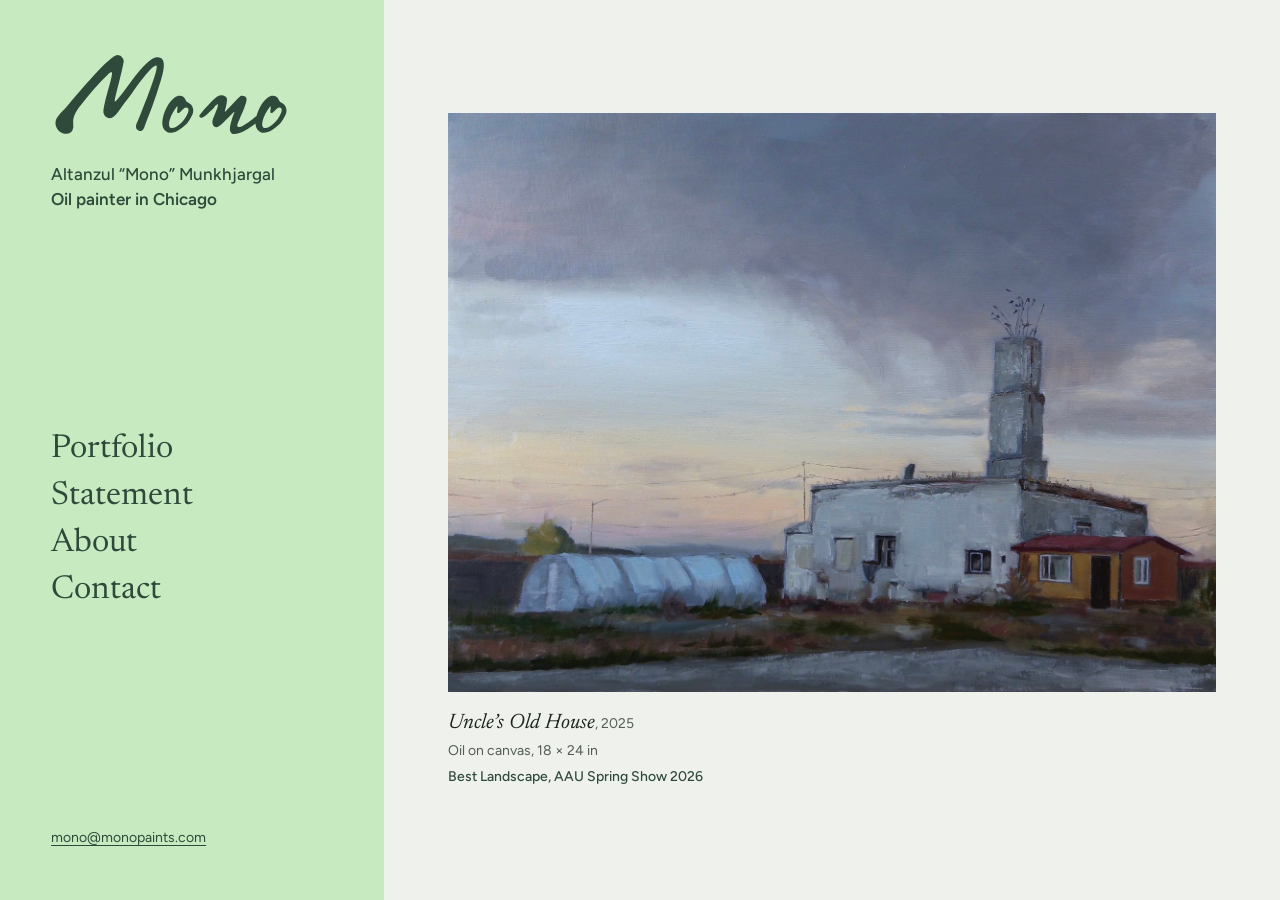
<file: index.html>
<!doctype html>
<html lang="en">
<head>
  <meta charset="utf-8">
  <meta name="viewport" content="width=device-width, initial-scale=1">
  <title>Mono Munkhjargal | Oil painter in Chicago</title>
  <meta name="description" content="Altanzul “Mono” Munkhjargal paints buildings in the middle of change: abandoned houses reclaimed by nature in Mongolia and small moments of light in Chicago.">
  <link rel="canonical" href="https://monopaints.com/">
  <meta property="og:type" content="website">
  <meta property="og:title" content="Mono Munkhjargal | Oil painter">
  <meta property="og:description" content="Paintings of buildings in the middle of change, in Mongolia and Chicago.">
  <meta property="og:url" content="https://monopaints.com/">
  <meta property="og:image" content="https://monopaints.com/assets/share.jpg">
  <meta name="twitter:card" content="summary_large_image">
  <link rel="icon" href="/assets/favicon.svg" type="image/svg+xml">
  <link rel="apple-touch-icon" href="/assets/apple-touch-icon.png">
  <link rel="preconnect" href="https://fonts.googleapis.com">
  <link rel="preconnect" href="https://fonts.gstatic.com" crossorigin>
  <link rel="stylesheet" href="https://fonts.googleapis.com/css2?family=Figtree:wght@400;500;600&family=Newsreader:ital,opsz,wght@0,6..72,400;1,6..72,400&display=swap">
  <link rel="stylesheet" href="/assets/site.css">
</head>
<body>
  <a class="skip-link" href="#main">Skip to content</a>
  <div class="home">
    <header class="home-panel">
      <div>
        <h1>
          <span class="wordmark" aria-hidden="true"></span>
          <span class="home-name">Altanzul “Mono” Munkhjargal</span>
        </h1>
        <p class="home-role">Oil painter in Chicago</p>
      </div>
      <nav class="home-nav" aria-label="Main">
        <ul>
          <li><a href="/portfolio/">Portfolio</a></li>
          <li><a href="/statement/">Statement</a></li>
          <li><a href="/about/">About</a></li>
          <li><a href="/contact/">Contact</a></li>
        </ul>
      </nav>
      <p class="home-contact"><a href="mailto:mono@monopaints.com">mono@monopaints.com</a></p>
    </header>

    <main class="home-work" id="main">
      <figure>
        <a href="/portfolio/">
          <img src="/assets/works/uncles-old-house-1600.jpg"
               srcset="/assets/works/uncles-old-house-800.jpg 800w, /assets/works/uncles-old-house-1600.jpg 1600w"
               sizes="(max-width: 52rem) 100vw, 70vw"
               width="1600" height="1207" fetchpriority="high"
               alt="Uncle’s Old House: a weathered white building with a tall tower and a greenhouse beside it, under a dark storm sky.">
        </a>
        <figcaption class="caption">
          <span class="title">Uncle’s Old House</span>, 2025<br>
          Oil on canvas, 18 × 24 in
          <span class="note">Best Landscape, AAU Spring Show 2026</span>
        </figcaption>
      </figure>
    </main>
  </div>
</body>
</html>
</file>
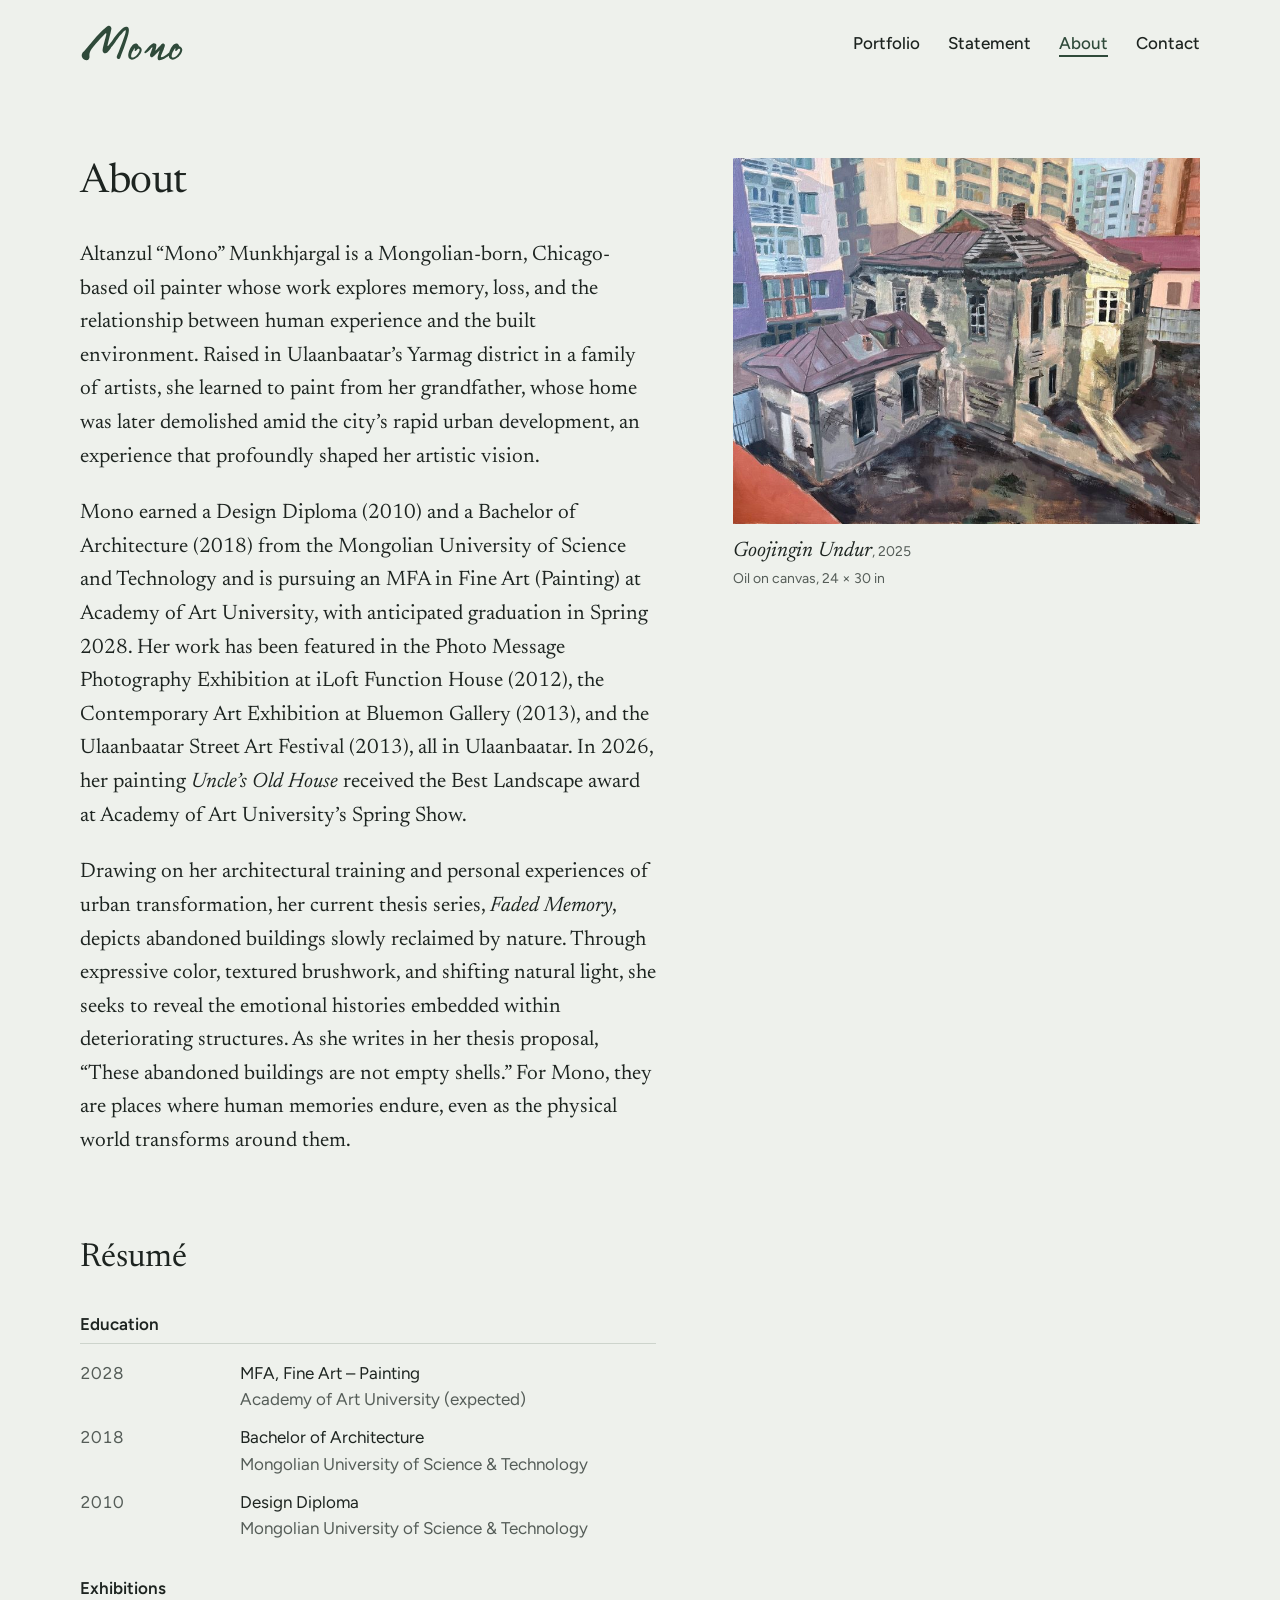
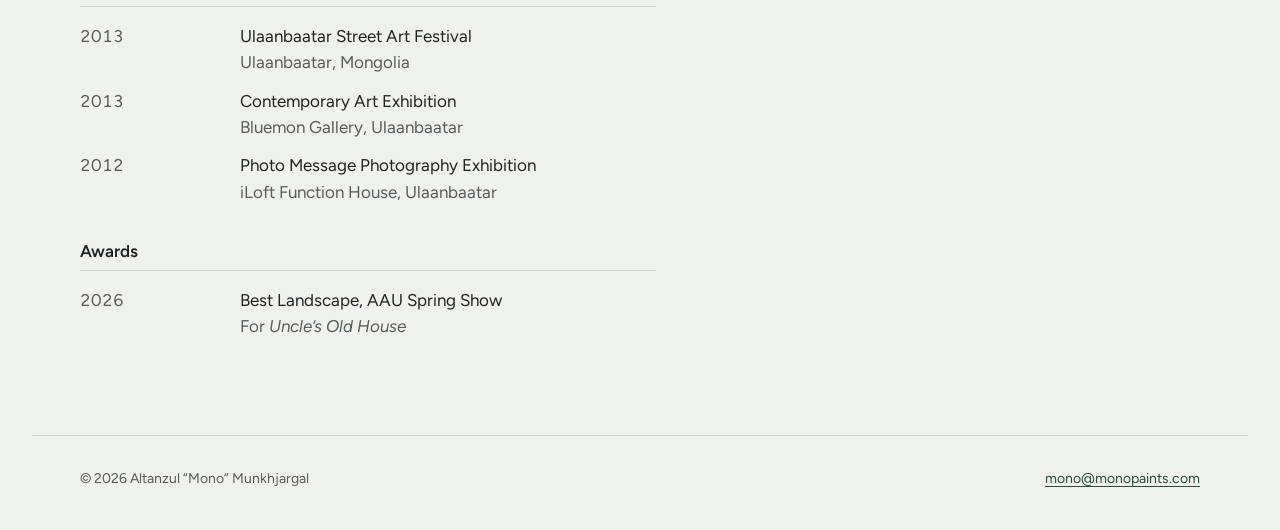
<file: about/index.html>
<!doctype html>
<html lang="en">
<head>
  <meta charset="utf-8">
  <meta name="viewport" content="width=device-width, initial-scale=1">
  <title>About | Mono Munkhjargal</title>
  <meta name="description" content="Bio and résumé of Altanzul “Mono” Munkhjargal, an oil painter from Ulaanbaatar, Mongolia, based in Chicago.">
  <link rel="canonical" href="https://monopaints.com/about/">
  <meta property="og:type" content="website">
  <meta property="og:title" content="About | Mono Munkhjargal">
  <meta property="og:url" content="https://monopaints.com/about/">
  <meta property="og:image" content="https://monopaints.com/assets/share.jpg">
  <link rel="icon" href="/assets/favicon.svg" type="image/svg+xml">
  <link rel="apple-touch-icon" href="/assets/apple-touch-icon.png">
  <link rel="preconnect" href="https://fonts.googleapis.com">
  <link rel="preconnect" href="https://fonts.gstatic.com" crossorigin>
  <link rel="stylesheet" href="https://fonts.googleapis.com/css2?family=Figtree:wght@400;500;600&family=Newsreader:ital,opsz,wght@0,6..72,400;1,6..72,400&display=swap">
  <link rel="stylesheet" href="/assets/site.css">
</head>
<body>
  <a class="skip-link" href="#main">Skip to content</a>
  <header class="site-header">
    <a class="home-link" href="/"><span class="wordmark" aria-hidden="true"></span><span class="visually-hidden">Mono Munkhjargal, home</span></a>
    <nav class="site-nav" aria-label="Main">
      <ul>
        <li><a href="/portfolio/">Portfolio</a></li>
        <li><a href="/statement/">Statement</a></li>
        <li><a href="/about/" aria-current="page">About</a></li>
        <li><a href="/contact/">Contact</a></li>
      </ul>
    </nav>
  </header>

  <main class="page" id="main">
    <div class="text-and-image">
      <div>
        <h1 class="page-title">About</h1>
        <div class="prose">
          <p>Altanzul “Mono” Munkhjargal is a Mongolian-born, Chicago-based oil painter whose work explores memory, loss, and the relationship between human experience and the built environment. Raised in Ulaanbaatar’s Yarmag district in a family of artists, she learned to paint from her grandfather, whose home was later demolished amid the city’s rapid urban development, an experience that profoundly shaped her artistic vision.</p>
          <p>Mono earned a Design Diploma (2010) and a Bachelor of Architecture (2018) from the Mongolian University of Science and Technology and is pursuing an MFA in Fine Art (Painting) at Academy of Art University, with anticipated graduation in Spring 2028. Her work has been featured in the Photo Message Photography Exhibition at iLoft Function House (2012), the Contemporary Art Exhibition at Bluemon Gallery (2013), and the Ulaanbaatar Street Art Festival (2013), all in Ulaanbaatar. In 2026, her painting <i>Uncle’s Old House</i> received the Best Landscape award at Academy of Art University’s Spring Show.</p>
          <p>Drawing on her architectural training and personal experiences of urban transformation, her current thesis series, <i>Faded Memory</i>, depicts abandoned buildings slowly reclaimed by nature. Through expressive color, textured brushwork, and shifting natural light, she seeks to reveal the emotional histories embedded within deteriorating structures. As she writes in her thesis proposal, “These abandoned buildings are not empty shells.” For Mono, they are places where human memories endure, even as the physical world transforms around them.</p>
        </div>

        <section class="resume" aria-labelledby="resume">
          <h2 id="resume">Résumé</h2>

          <h3>Education</h3>
          <dl>
            <dt>2028</dt>
            <dd>MFA, Fine Art – Painting<span>Academy of Art University (expected)</span></dd>
            <dt>2018</dt>
            <dd>Bachelor of Architecture<span>Mongolian University of Science &amp; Technology</span></dd>
            <dt>2010</dt>
            <dd>Design Diploma<span>Mongolian University of Science &amp; Technology</span></dd>
          </dl>

          <h3>Exhibitions</h3>
          <dl>
            <dt>2013</dt>
            <dd>Ulaanbaatar Street Art Festival<span>Ulaanbaatar, Mongolia</span></dd>
            <dt>2013</dt>
            <dd>Contemporary Art Exhibition<span>Bluemon Gallery, Ulaanbaatar</span></dd>
            <dt>2012</dt>
            <dd>Photo Message Photography Exhibition<span>iLoft Function House, Ulaanbaatar</span></dd>
          </dl>

          <h3>Awards</h3>
          <dl>
            <dt>2026</dt>
            <dd>Best Landscape, AAU Spring Show<span>For <i>Uncle’s Old House</i></span></dd>
          </dl>

        </section>
      </div>
      <aside>
        <img src="/assets/works/goojingin-undur-1600.jpg"
             srcset="/assets/works/goojingin-undur-800.jpg 800w, /assets/works/goojingin-undur-1600.jpg 1600w"
             sizes="(max-width: 52rem) 100vw, 40vw" width="1600" height="1253"
             alt="Goojingin Undur: a crumbling two-story house with a sagging roof, seen from above and hemmed in by colorful apartment towers.">
        <p class="caption"><span class="title">Goojingin Undur</span>, 2025<br>Oil on canvas, 24 × 30 in</p>
      </aside>
    </div>
  </main>

  <footer class="site-footer">
    <p>© 2026 Altanzul “Mono” Munkhjargal</p>
    <p><a href="mailto:mono@monopaints.com">mono@monopaints.com</a></p>
  </footer>
</body>
</html>
</file>
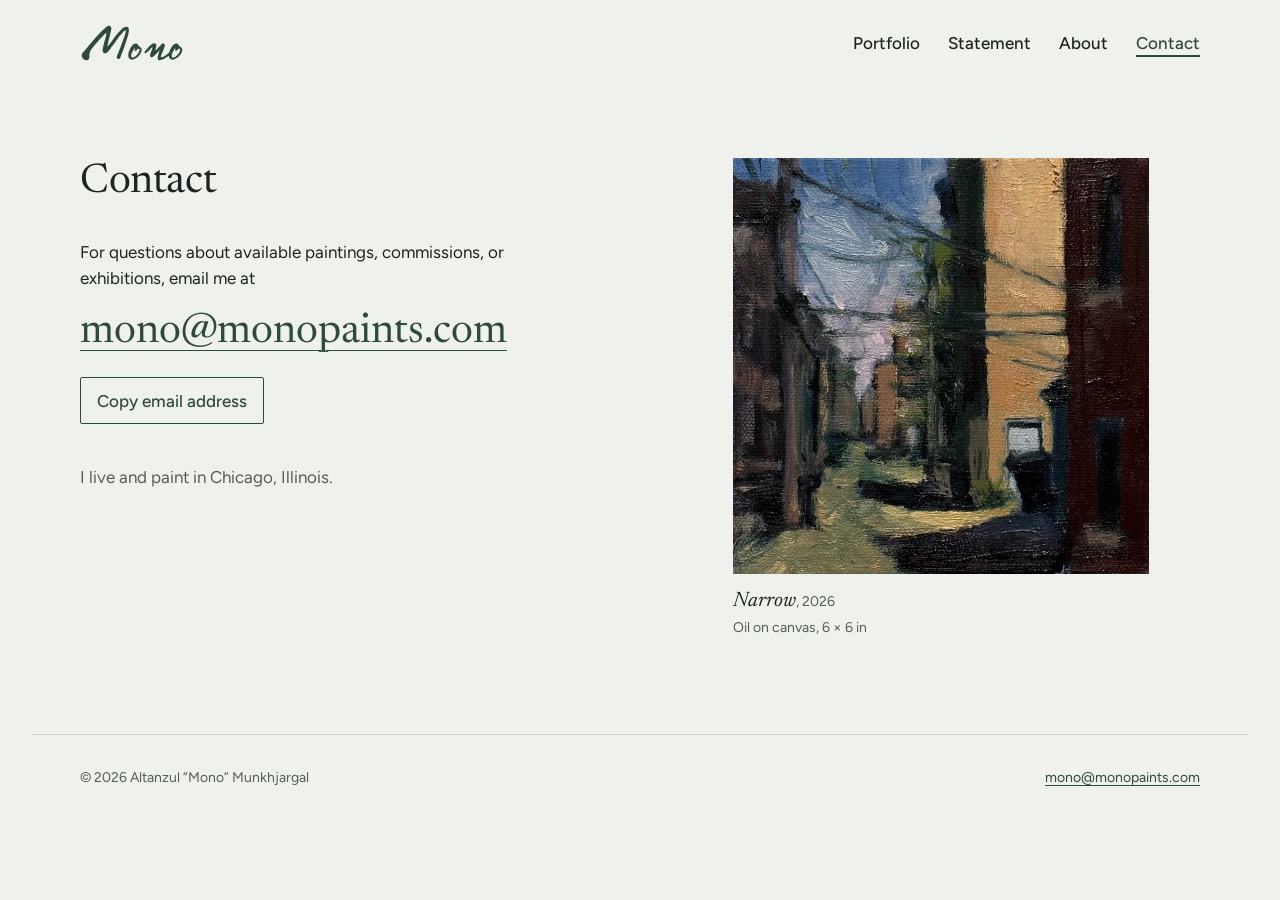
<file: contact/index.html>
<!doctype html>
<html lang="en">
<head>
  <meta charset="utf-8">
  <meta name="viewport" content="width=device-width, initial-scale=1">
  <title>Contact | Mono Munkhjargal</title>
  <meta name="description" content="Contact Mono Munkhjargal about available paintings, commissions, and exhibitions.">
  <link rel="canonical" href="https://monopaints.com/contact/">
  <meta property="og:type" content="website">
  <meta property="og:title" content="Contact | Mono Munkhjargal">
  <meta property="og:url" content="https://monopaints.com/contact/">
  <meta property="og:image" content="https://monopaints.com/assets/share.jpg">
  <link rel="icon" href="/assets/favicon.svg" type="image/svg+xml">
  <link rel="apple-touch-icon" href="/assets/apple-touch-icon.png">
  <link rel="preconnect" href="https://fonts.googleapis.com">
  <link rel="preconnect" href="https://fonts.gstatic.com" crossorigin>
  <link rel="stylesheet" href="https://fonts.googleapis.com/css2?family=Figtree:wght@400;500;600&family=Newsreader:ital,opsz,wght@0,6..72,400;1,6..72,400&display=swap">
  <link rel="stylesheet" href="/assets/site.css">
</head>
<body>
  <a class="skip-link" href="#main">Skip to content</a>
  <header class="site-header">
    <a class="home-link" href="/"><span class="wordmark" aria-hidden="true"></span><span class="visually-hidden">Mono Munkhjargal, home</span></a>
    <nav class="site-nav" aria-label="Main">
      <ul>
        <li><a href="/portfolio/">Portfolio</a></li>
        <li><a href="/statement/">Statement</a></li>
        <li><a href="/about/">About</a></li>
        <li><a href="/contact/" aria-current="page">Contact</a></li>
      </ul>
    </nav>
  </header>

  <main class="page" id="main">
    <div class="text-and-image">
      <div>
        <h1 class="page-title">Contact</h1>
        <p class="contact-lede">For questions about available paintings, commissions, or exhibitions, email me at</p>
        <a class="contact-email" href="mailto:mono@monopaints.com">mono@monopaints.com</a>
        <button class="copy-email" type="button" data-email="mono@monopaints.com" hidden>Copy email address</button>
        <p class="contact-where">I live and paint in Chicago, Illinois.</p>
      </div>
      <aside>
        <img src="/assets/works/narrow-800.jpg"
             srcset="/assets/works/narrow-800.jpg 800w, /assets/works/narrow-1600.jpg 1600w"
             sizes="(max-width: 52rem) 100vw, 26rem" width="800" height="800"
             alt="Narrow: a narrow alley between tall brick walls, with sunlight falling across the pavement.">
        <p class="caption"><span class="title">Narrow</span>, 2026<br>Oil on canvas, 6 × 6 in</p>
      </aside>
    </div>
  </main>

  <footer class="site-footer">
    <p>© 2026 Altanzul “Mono” Munkhjargal</p>
    <p><a href="mailto:mono@monopaints.com">mono@monopaints.com</a></p>
  </footer>
  <script src="/assets/site.js" defer></script>
</body>
</html>
</file>
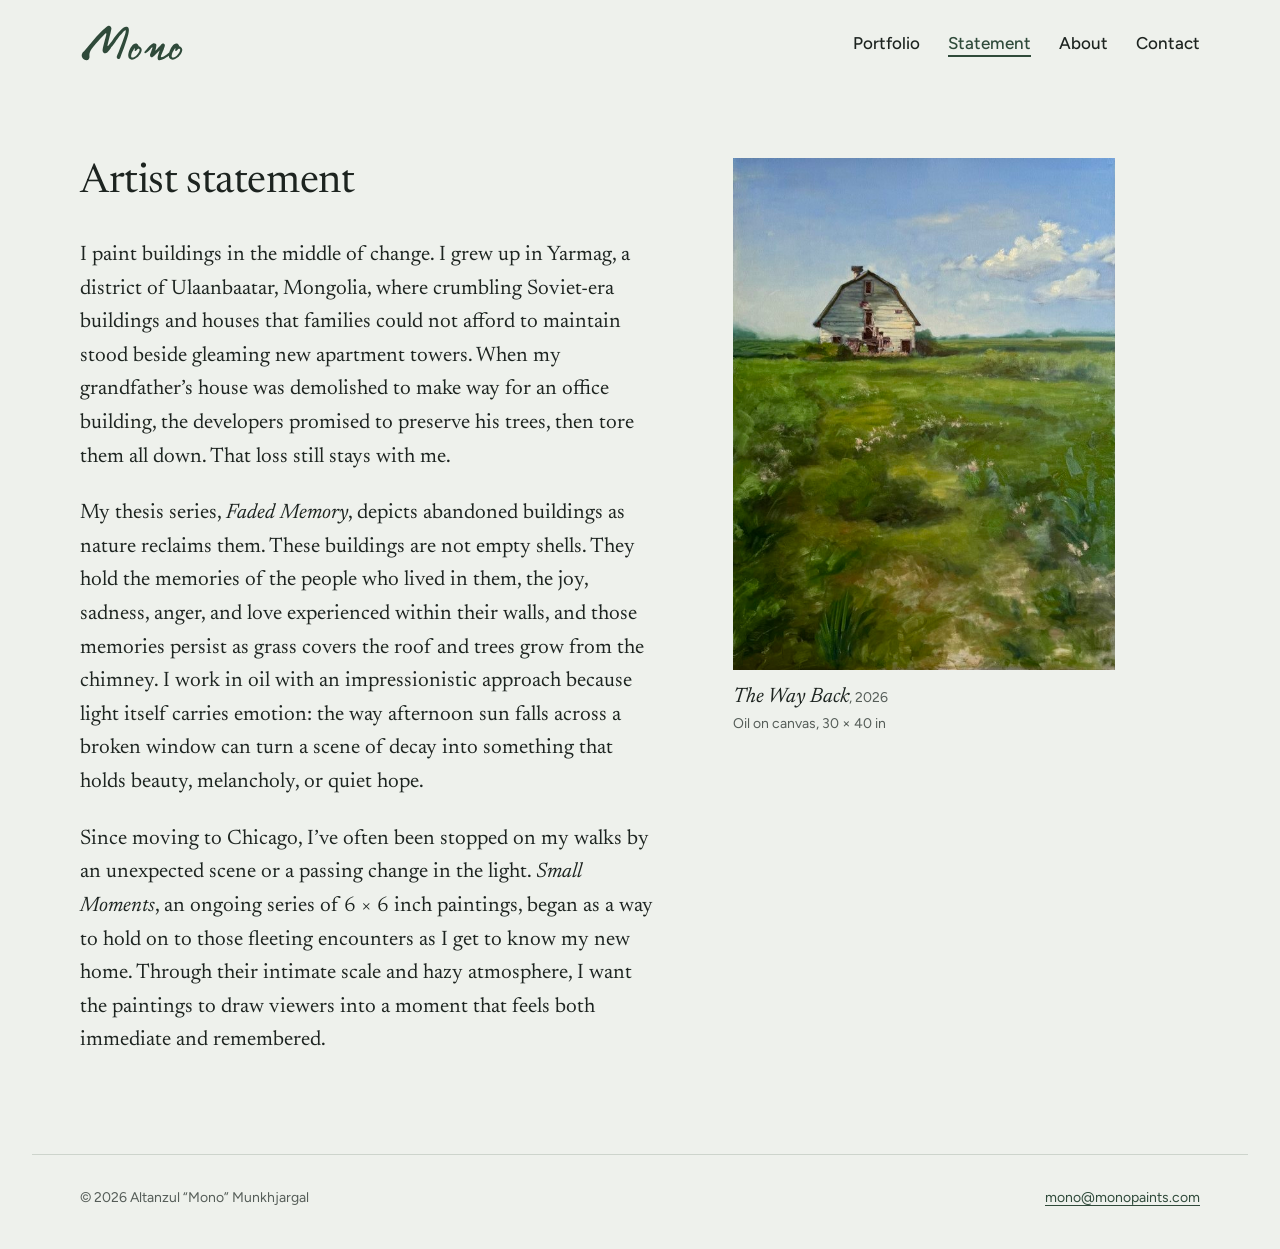
<file: statement/index.html>
<!doctype html>
<html lang="en">
<head>
  <meta charset="utf-8">
  <meta name="viewport" content="width=device-width, initial-scale=1">
  <title>Statement | Mono Munkhjargal</title>
  <meta name="description" content="Artist statement by Mono Munkhjargal about paintings of buildings in the middle of change.">
  <link rel="canonical" href="https://monopaints.com/statement/">
  <meta property="og:type" content="website">
  <meta property="og:title" content="Statement | Mono Munkhjargal">
  <meta property="og:url" content="https://monopaints.com/statement/">
  <meta property="og:image" content="https://monopaints.com/assets/share.jpg">
  <link rel="icon" href="/assets/favicon.svg" type="image/svg+xml">
  <link rel="apple-touch-icon" href="/assets/apple-touch-icon.png">
  <link rel="preconnect" href="https://fonts.googleapis.com">
  <link rel="preconnect" href="https://fonts.gstatic.com" crossorigin>
  <link rel="stylesheet" href="https://fonts.googleapis.com/css2?family=Figtree:wght@400;500;600&family=Newsreader:ital,opsz,wght@0,6..72,400;1,6..72,400&display=swap">
  <link rel="stylesheet" href="/assets/site.css">
</head>
<body>
  <a class="skip-link" href="#main">Skip to content</a>
  <header class="site-header">
    <a class="home-link" href="/"><span class="wordmark" aria-hidden="true"></span><span class="visually-hidden">Mono Munkhjargal, home</span></a>
    <nav class="site-nav" aria-label="Main">
      <ul>
        <li><a href="/portfolio/">Portfolio</a></li>
        <li><a href="/statement/" aria-current="page">Statement</a></li>
        <li><a href="/about/">About</a></li>
        <li><a href="/contact/">Contact</a></li>
      </ul>
    </nav>
  </header>

  <main class="page" id="main">
    <div class="text-and-image">
      <div>
        <h1 class="page-title">Artist statement</h1>
        <div class="prose">
          <p>I paint buildings in the middle of change. I grew up in Yarmag, a district of Ulaanbaatar, Mongolia, where crumbling Soviet-era buildings and houses that families could not afford to maintain stood beside gleaming new apartment towers. When my grandfather’s house was demolished to make way for an office building, the developers promised to preserve his trees, then tore them all down. That loss still stays with me.</p>
          <p>My thesis series, <i>Faded Memory</i>, depicts abandoned buildings as nature reclaims them. These buildings are not empty shells. They hold the memories of the people who lived in them, the joy, sadness, anger, and love experienced within their walls, and those memories persist as grass covers the roof and trees grow from the chimney. I work in oil with an impressionistic approach because light itself carries emotion: the way afternoon sun falls across a broken window can turn a scene of decay into something that holds beauty, melancholy, or quiet hope.</p>
          <p>Since moving to Chicago, I’ve often been stopped on my walks by an unexpected scene or a passing change in the light. <i>Small Moments</i>, an ongoing series of 6 × 6 inch paintings, began as a way to hold on to those fleeting encounters as I get to know my new home. Through their intimate scale and hazy atmosphere, I want the paintings to draw viewers into a moment that feels both immediate and remembered.</p>
        </div>
      </div>
      <aside>
        <img src="/assets/works/the-way-back-1600.jpg"
             srcset="/assets/works/the-way-back-800.jpg 800w, /assets/works/the-way-back-1600.jpg 1600w"
             sizes="(max-width: 52rem) 100vw, 40vw" width="1193" height="1600"
             alt="The Way Back: a white barn alone in a wide green field under a summer sky.">
        <p class="caption"><span class="title">The Way Back</span>, 2026<br>Oil on canvas, 30 × 40 in</p>
      </aside>
    </div>
  </main>

  <footer class="site-footer">
    <p>© 2026 Altanzul “Mono” Munkhjargal</p>
    <p><a href="mailto:mono@monopaints.com">mono@monopaints.com</a></p>
  </footer>
</body>
</html>
</file>
<file: assets/site.css>
/* Mono Munkhjargal — site styles */

:root {
  --plaster: #eef1ec;
  --sage: #c7eac1;
  --pine: #2f4a3a;
  --ink: #1d2420;
  --stone: #555d58;
  --rule: #cdd4cc;
  --night: #161b18;

  --sans: "Figtree", "Avenir Next", "Segoe UI", sans-serif;
  --serif: "Newsreader", "Iowan Old Style", Georgia, serif;

  --step--1: 0.875rem;
  --step-0: 1.0625rem;
  --step-1: 1.3125rem;
  --step-2: 1.625rem;
  --step-3: 2.0625rem;
  --step-4: 2.5625rem;

  --gutter: clamp(1rem, 4vw, 3rem);
  --max: 76rem;
}

*,
*::before,
*::after {
  box-sizing: border-box;
}

html {
  -webkit-text-size-adjust: 100%;
  text-size-adjust: 100%;
}

body {
  margin: 0;
  background: var(--plaster);
  color: var(--ink);
  font-family: var(--sans);
  font-size: var(--step-0);
  line-height: 1.55;
  -webkit-font-smoothing: antialiased;
}

img {
  display: block;
  max-width: 100%;
  height: auto;
}

a {
  color: var(--pine);
  text-decoration-thickness: 1px;
  text-underline-offset: 0.2em;
}

a:hover {
  text-decoration-thickness: 2px;
}

:focus-visible {
  outline: 2px solid var(--pine);
  outline-offset: 3px;
}

h1,
h2,
h3 {
  margin: 0;
  font-weight: 500;
  line-height: 1.2;
}

p {
  margin: 0;
}

.visually-hidden {
  position: absolute;
  width: 1px;
  height: 1px;
  overflow: hidden;
  clip: rect(0 0 0 0);
  white-space: nowrap;
}

.skip-link {
  position: absolute;
  left: 1rem;
  top: -4rem;
  z-index: 10;
  padding: 0.5rem 0.875rem;
  background: var(--pine);
  color: #fff;
}

.skip-link:focus {
  top: 1rem;
}

/* The script wordmark from Mono's business card, colored by CSS. */
.wordmark {
  display: block;
  aspect-ratio: 60.12 / 21.89;
  background: currentColor;
  -webkit-mask: url("/assets/mono-wordmark.svg") center / contain no-repeat;
  mask: url("/assets/mono-wordmark.svg") center / contain no-repeat;
}

/* ---------- Header and footer (inner pages) ---------- */

.site-header {
  display: flex;
  flex-wrap: wrap;
  align-items: center;
  justify-content: space-between;
  gap: 1rem 2rem;
  max-width: var(--max);
  margin: 0 auto;
  padding: 1.5rem var(--gutter);
}

.site-header .home-link {
  color: var(--pine);
}

.site-header .wordmark {
  width: 6.5rem;
}

.site-nav ul {
  display: flex;
  flex-wrap: wrap;
  gap: 0.25rem 1.75rem;
  margin: 0;
  padding: 0;
  list-style: none;
}

.site-nav a {
  color: var(--ink);
  font-weight: 500;
  text-decoration: none;
}

.site-nav a:hover,
.site-nav a[aria-current="page"] {
  color: var(--pine);
  text-decoration: underline;
  text-decoration-thickness: 2px;
  text-underline-offset: 0.35em;
}

main {
  display: block;
}

.page {
  max-width: var(--max);
  margin: 0 auto;
  padding: clamp(2rem, 6vw, 4.5rem) var(--gutter) clamp(3rem, 8vw, 6rem);
}

.page-title {
  font-family: var(--serif);
  font-size: var(--step-4);
  font-weight: 400;
  letter-spacing: -0.01em;
}

.site-footer {
  display: flex;
  flex-wrap: wrap;
  justify-content: space-between;
  gap: 0.5rem 2rem;
  max-width: var(--max);
  margin: 0 auto;
  padding: 2rem var(--gutter) 2.5rem;
  border-top: 1px solid var(--rule);
  color: var(--stone);
  font-size: var(--step--1);
}

/* ---------- Home ---------- */

.home {
  display: grid;
  grid-template-columns: minmax(17rem, 30%) 1fr;
  min-height: 100vh;
  min-height: 100svh;
}

.home-panel {
  display: flex;
  flex-direction: column;
  justify-content: space-between;
  gap: 3rem;
  padding: clamp(2rem, 4vw, 3.5rem);
  background: var(--sage);
  color: var(--pine);
}

.home-panel .wordmark {
  width: min(15rem, 100%);
}

.home-name {
  display: block;
  margin-top: 1.5rem;
  font-size: var(--step-0);
  font-weight: 500;
  line-height: 1.4;
}

.home-role {
  font-weight: 600;
}

.home-nav ul {
  margin: 0;
  padding: 0;
  list-style: none;
}

.home-nav li + li {
  margin-top: 0.35rem;
}

.home-nav a {
  font-family: var(--serif);
  font-size: var(--step-3);
  line-height: 1.25;
  color: var(--pine);
  text-decoration: none;
}

.home-nav a:hover {
  text-decoration: underline;
  text-decoration-thickness: 2px;
  text-underline-offset: 0.2em;
}

.home-contact {
  font-size: var(--step--1);
}

.home-work {
  display: flex;
  align-items: center;
  justify-content: center;
  margin: 0;
  padding: clamp(1.5rem, 5vw, 4rem);
}

.home-work figure {
  margin: 0;
}

.home-work img {
  width: auto;
  max-height: calc(100vh - 12rem);
  max-height: calc(100svh - 12rem);
}

.home-work figcaption {
  margin-top: 1rem;
}

@media (prefers-reduced-motion: no-preference) {
  .home-work img {
    animation: arrive 1.4s ease-out both;
  }

  @keyframes arrive {
    from {
      opacity: 0;
    }
  }
}

/* ---------- Captions (shared) ---------- */

.caption {
  color: var(--stone);
  font-size: var(--step--1);
  line-height: 1.5;
}

.caption .title {
  color: var(--ink);
  font-family: var(--serif);
  font-size: var(--step-1);
  font-style: italic;
}

.caption .note {
  display: block;
  margin-top: 0.35rem;
  color: var(--pine);
  font-weight: 500;
}

/* ---------- Portfolio ---------- */

.series + .series {
  margin-top: clamp(4rem, 10vw, 7rem);
}

.series-head {
  max-width: 38rem;
  margin: clamp(1.5rem, 4vw, 2.5rem) 0 clamp(1.5rem, 4vw, 2.25rem);
}

.series-head h2 {
  font-family: var(--serif);
  font-size: var(--step-3);
  font-style: italic;
  font-weight: 400;
}

.series-head p {
  margin-top: 0.75rem;
  color: var(--stone);
}

.works {
  margin: 0;
  padding: 0;
  list-style: none;
}

.zoom {
  display: block;
  padding: 0;
  border: 0;
  background: none;
  cursor: zoom-in;
}

/* Faded Memory: one painting per wall, caption beside it. */
.works--walls > li {
  display: flex;
  align-items: flex-end;
  gap: 2rem;
}

.works--walls > li + li {
  margin-top: clamp(3rem, 8vw, 5.5rem);
}

.works--walls .zoom {
  flex: 0 1 auto;
  min-width: 0;
}

.works--walls .caption {
  flex: 0 0 14rem;
}

.works--walls img {
  width: auto;
  max-height: min(78vh, 56rem);
}

/* Small Moments: 6 × 6 in paintings, kept small on purpose. */
.works--small {
  display: grid;
  grid-template-columns: repeat(3, minmax(0, 17rem));
  gap: 2.5rem 2rem;
}

.works--small .caption {
  margin-top: 0.75rem;
}

/* ---------- Lightbox ---------- */

.lightbox {
  width: 100%;
  max-width: none;
  height: 100%;
  max-height: none;
  margin: 0;
  padding: 0;
  border: 0;
  background: var(--night);
  color: #e8ece7;
}

.lightbox::backdrop {
  background: var(--night);
}

.lightbox[open] {
  display: grid;
  grid-template-rows: auto minmax(0, 1fr) auto;
}

.lightbox-bar {
  display: flex;
  justify-content: space-between;
  align-items: center;
  padding: 0.75rem var(--gutter);
  font-size: var(--step--1);
}

.lightbox-stage {
  display: flex;
  align-items: center;
  justify-content: center;
  min-height: 0;
  padding: 0 var(--gutter);
}

.lightbox-stage img {
  width: auto;
  max-height: 100%;
  object-fit: contain;
}

.lightbox-foot {
  display: flex;
  align-items: center;
  justify-content: space-between;
  gap: 1rem;
  padding: 1rem var(--gutter) 1.25rem;
}

.lightbox .caption {
  color: #b9c2bb;
}

.lightbox .caption .title {
  color: #fff;
}

.lightbox .caption .note {
  color: var(--sage);
}

.lightbox button {
  min-width: 2.75rem;
  min-height: 2.75rem;
  padding: 0.5rem 0.875rem;
  border: 1px solid #4a554e;
  border-radius: 2px;
  background: transparent;
  color: #fff;
  font: inherit;
  font-size: var(--step--1);
  cursor: pointer;
}

.lightbox button:hover {
  border-color: var(--sage);
}

.lightbox :focus-visible {
  outline-color: var(--sage);
}

.lightbox-steps {
  display: flex;
  gap: 0.5rem;
}

@media (prefers-reduced-motion: no-preference) {
  .lightbox[open] {
    animation: arrive 0.25s ease-out;
  }
}

/* ---------- Statement and about ---------- */

.text-and-image {
  display: grid;
  grid-template-columns: minmax(0, 36rem) minmax(0, 1fr);
  gap: clamp(2rem, 6vw, 6rem);
  align-items: start;
}

.text-and-image aside {
  position: sticky;
  top: 2rem;
}

.text-and-image aside img {
  width: auto;
  max-height: 80vh;
}

.text-and-image aside .caption {
  margin-top: 0.75rem;
}

.prose {
  margin-top: 2rem;
  font-family: var(--serif);
  font-size: var(--step-1);
  line-height: 1.6;
}

.prose p + p {
  margin-top: 1.1em;
}

.resume {
  margin-top: clamp(3rem, 8vw, 5rem);
  max-width: 44rem;
}

.resume h2 {
  font-family: var(--serif);
  font-size: var(--step-3);
  font-weight: 400;
}

.resume h3 {
  margin-top: 2.25rem;
  padding-bottom: 0.5rem;
  border-bottom: 1px solid var(--rule);
  font-size: var(--step-0);
  font-weight: 600;
}

.resume dl {
  display: grid;
  grid-template-columns: 8.5rem minmax(0, 1fr);
  gap: 0.75rem 1.5rem;
  margin: 1rem 0 0;
}

.resume dt {
  color: var(--stone);
  font-variant-numeric: tabular-nums;
}

.resume dd {
  margin: 0;
}

.resume dd span {
  display: block;
  color: var(--stone);
}

/* ---------- Contact ---------- */

.contact-lede {
  margin-top: 2rem;
  max-width: 30rem;
}

.contact-email {
  display: inline-block;
  margin-top: 1rem;
  font-family: var(--serif);
  font-size: clamp(1.75rem, 5vw, var(--step-4));
  line-height: 1.2;
  overflow-wrap: anywhere;
}

.copy-email {
  display: block;
  margin-top: 1.25rem;
  padding: 0.6rem 1rem;
  border: 1px solid var(--pine);
  border-radius: 2px;
  background: transparent;
  color: var(--pine);
  font: inherit;
  font-weight: 500;
  cursor: pointer;
}

.copy-email:hover {
  background: var(--sage);
}

.contact-where {
  margin-top: 2.5rem;
  color: var(--stone);
}

/* ---------- Small screens ---------- */

@media (max-width: 52rem) {
  .home {
    grid-template-columns: 1fr;
  }

  .home-panel {
    gap: 2rem;
  }

  .home-panel .wordmark {
    width: 10rem;
  }

  .home-nav ul {
    display: flex;
    flex-wrap: wrap;
    gap: 0.25rem 1.5rem;
  }

  .home-nav li + li {
    margin-top: 0;
  }

  .home-nav a {
    font-size: var(--step-2);
  }

  .home-work img {
    max-height: none;
  }

  .works--walls > li {
    flex-direction: column;
    align-items: flex-start;
    gap: 0.875rem;
  }

  .works--walls .caption {
    flex: none;
  }

  .works--walls img {
    max-height: none;
  }

  .works--small {
    grid-template-columns: repeat(2, minmax(0, 1fr));
    gap: 2rem 1.25rem;
  }

  .text-and-image {
    grid-template-columns: 1fr;
  }

  .text-and-image aside {
    position: static;
  }

  .text-and-image aside img {
    max-height: none;
  }

  .resume dl {
    grid-template-columns: 6.5rem minmax(0, 1fr);
    gap: 0.75rem 1rem;
  }
}
</file>
